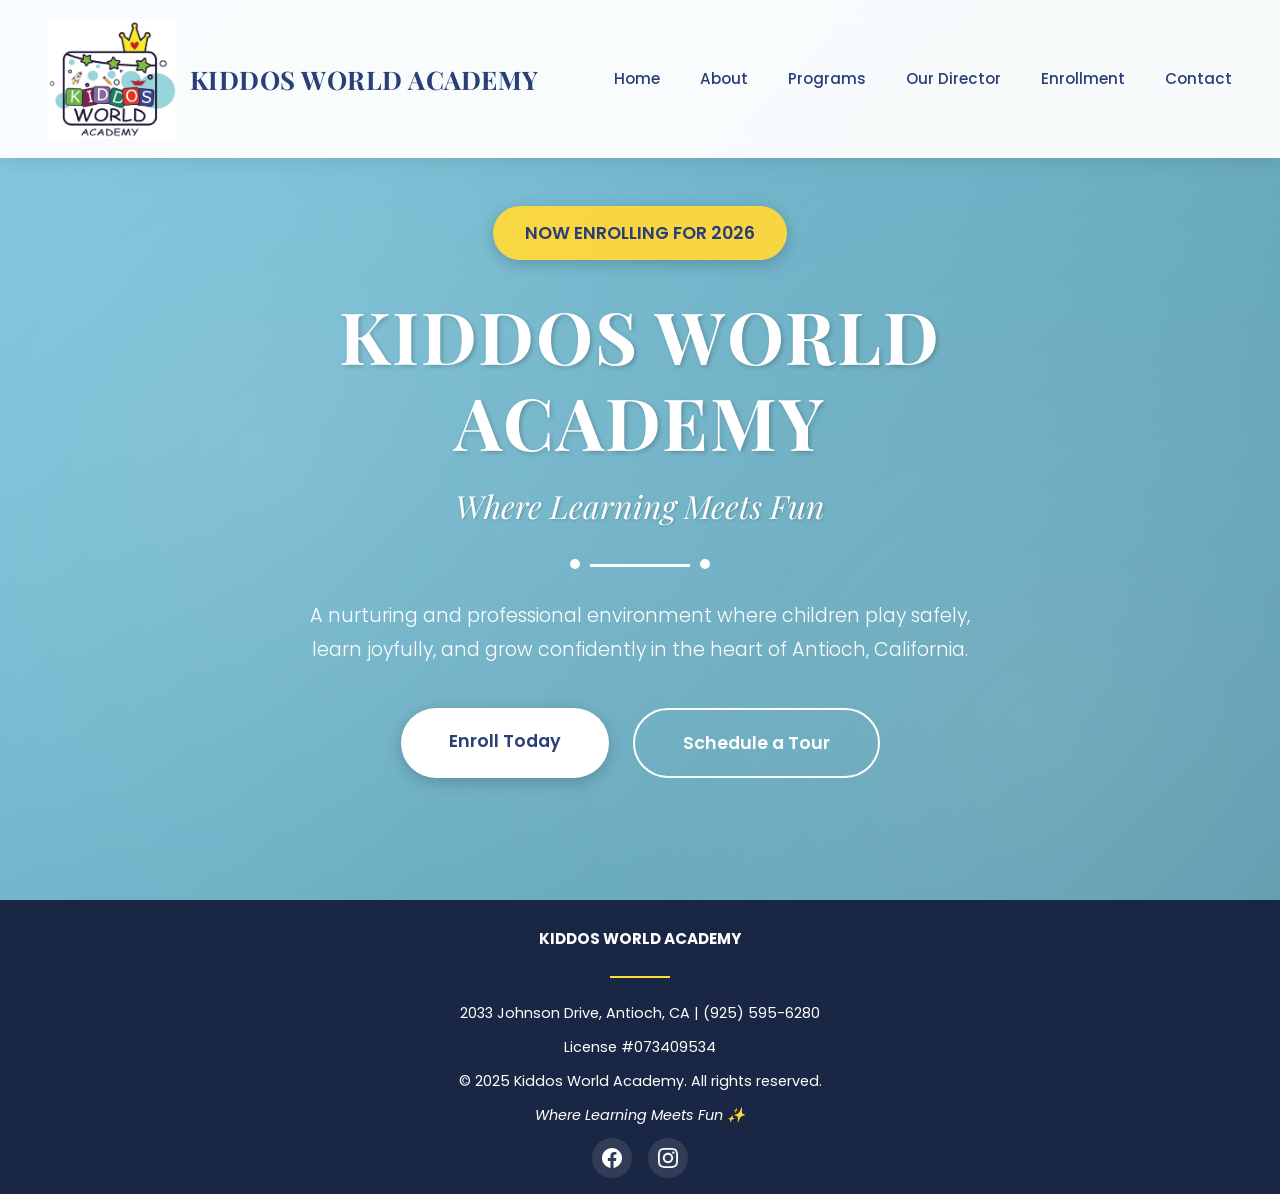
<file: index.html>
<!DOCTYPE html>
<html lang="en">
<head>
    <meta charset="UTF-8">
    <meta name="viewport" content="width=device-width, initial-scale=1.0">
    <title>Kiddos World Academy - Where Learning Meets Fun | Antioch, CA</title>
    <link href="https://fonts.googleapis.com/css2?family=Playfair+Display:wght@400;600;700&family=Poppins:wght@300;400;500;600&display=swap" rel="stylesheet">
    <link rel="stylesheet" href="styles.css">
    <script src="footer.js"></script>

</head>
<body>
    <!-- Navigation -->
    <nav id="navbar">
        <div class="container">
            <a href="index.html" class="logo">
                <img src="kiddo_logo.jpg" alt="Kiddos World Academy Logo" class="logo-img">
                <span>KIDDOS WORLD ACADEMY</span>
            </a>
            <button class="hamburger" id="hamburger" aria-label="Toggle menu">
                <span></span>
                <span></span>
                <span></span>
            </button>
            <ul id="nav-menu">
                <li><a href="index.html">Home</a></li>
                <li><a href="about.html">About</a></li>
                <li><a href="programs.html">Programs</a></li>
                <li><a href="director.html">Our Director</a></li>
                <li><a href="enrollment.html">Enrollment</a></li>
                <li><a href="contact.html">Contact</a></li>
            </ul>
        </div>
    </nav>

    <!-- Hero Section -->
    <section id="home" class="hero">
        <div class="hero-background"></div>
        <div class="hero-content">
            <a href="enrollment.html" class="enrollment-badge">NOW ENROLLING FOR 2026</a>
            <h1 class="hero-title">KIDDOS WORLD ACADEMY</h1>
            <p class="hero-subtitle">Where Learning Meets Fun</p>
            <div class="hero-divider"></div>
            <p class="hero-description">
                A nurturing and professional environment where children play safely, learn joyfully, 
                and grow confidently in the heart of Antioch, California.
            </p>
            <div class="hero-buttons">
                <a href="enrollment.html" class="btn btn-primary">Enroll Today</a>
                <a href="contact.html" class="btn btn-secondary">Schedule a Tour</a>
            </div>
        </div>
    </section>

    <!-- Footer -->
    <div id="footer-placeholder"></div>

    <script>
        // Add scrolled class to navbar on scroll
        window.addEventListener('scroll', function() {
            const navbar = document.getElementById('navbar');
            if (window.scrollY > 50) {
                navbar.classList.add('scrolled');
            } else {
                navbar.classList.remove('scrolled');
            }
        });

        // Hamburger menu toggle
        const hamburger = document.getElementById('hamburger');
        const navMenu = document.getElementById('nav-menu');

        hamburger.addEventListener('click', function() {
            hamburger.classList.toggle('active');
            navMenu.classList.toggle('active');
        });

        // Close menu when clicking on a link
        const navLinks = document.querySelectorAll('#nav-menu a');
        navLinks.forEach(link => {
            link.addEventListener('click', function() {
                hamburger.classList.remove('active');
                navMenu.classList.remove('active');
            });
        });

        // Close menu when clicking outside
        document.addEventListener('click', function(event) {
            const isClickInsideNav = event.target.closest('nav');
            if (!isClickInsideNav && navMenu.classList.contains('active')) {
                hamburger.classList.remove('active');
                navMenu.classList.remove('active');
            }
        });

        // Load footer
        // Footer is loaded via footer.js script
    </script>
</body>
</html>
</file>
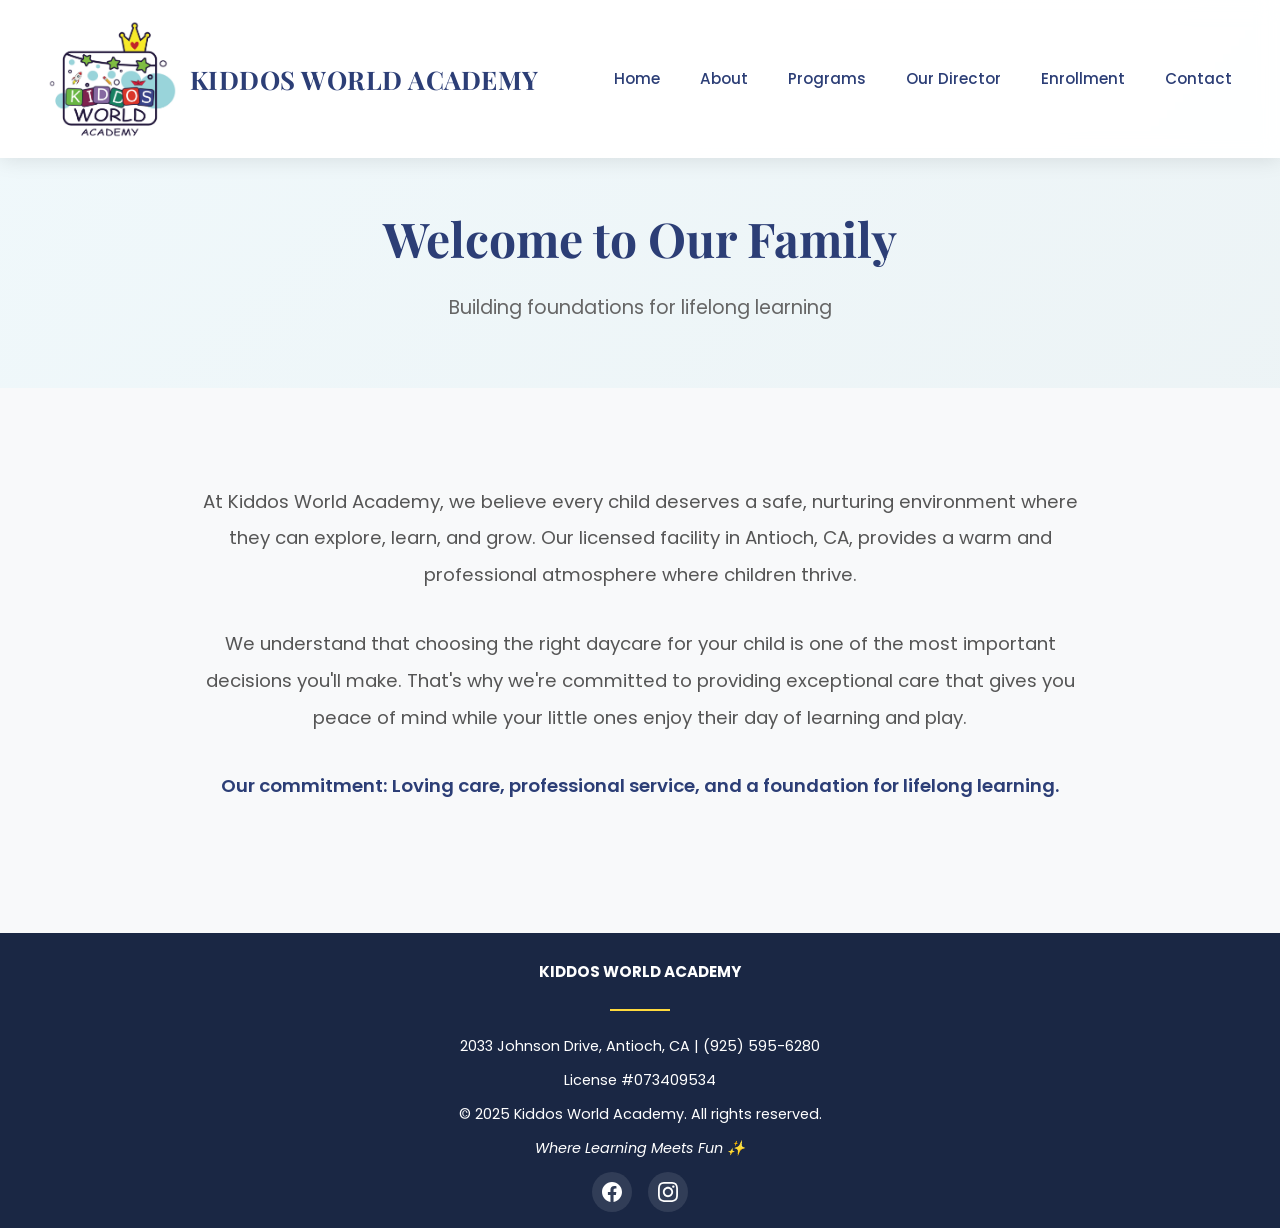
<file: about.html>
<!DOCTYPE html>
<html lang="en">
<head>
    <meta charset="UTF-8">
    <meta name="viewport" content="width=device-width, initial-scale=1.0">
    <title>About Us - Kiddos World Academy | Antioch, CA</title>
    <link href="https://fonts.googleapis.com/css2?family=Playfair+Display:wght@400;600;700&family=Poppins:wght@300;400;500;600&display=swap" rel="stylesheet">
    <link rel="stylesheet" href="styles.css">
    <script src="footer.js"></script>
</head>
<body>
    <!-- Navigation -->
    <nav id="navbar">
        <div class="container">
            <a href="index.html" class="logo">
                <img src="kiddo_logo.jpg" alt="Kiddos World Academy Logo" class="logo-img">
                <span>KIDDOS WORLD ACADEMY</span>
            </a>
            <button class="hamburger" id="hamburger" aria-label="Toggle menu">
                <span></span>
                <span></span>
                <span></span>
            </button>
            <ul id="nav-menu">
                <li><a href="index.html">Home</a></li>
                <li><a href="about.html">About</a></li>
                <li><a href="programs.html">Programs</a></li>
                <li><a href="director.html">Our Director</a></li>
                <li><a href="enrollment.html">Enrollment</a></li>
                <li><a href="contact.html">Contact</a></li>
            </ul>
        </div>
    </nav>

    <!-- Page Header -->
    <div class="page-header">
        <div class="container">
            <h1 style="font-family: 'Playfair Display', serif; text-align: center; font-size: 3rem; color: #2C3E76; margin-bottom: 1rem;">Welcome to Our Family</h1>
            <p class="section-subtitle" style="text-align: center; font-size: 1.2rem; color: #666; max-width: 700px; margin: 0 auto;">Building foundations for lifelong learning</p>
        </div>
    </div>

    <!-- Welcome Section -->
    <section class="welcome">
        <div class="container">
            <div class="welcome-content">
                <p>At Kiddos World Academy, we believe every child deserves a safe, nurturing environment where they can explore, learn, and grow. Our licensed facility in Antioch, CA, provides a warm and professional atmosphere where children thrive.</p>
                <p>We understand that choosing the right daycare for your child is one of the most important decisions you'll make. That's why we're committed to providing exceptional care that gives you peace of mind while your little ones enjoy their day of learning and play.</p>
                <p><strong>Our commitment: Loving care, professional service, and a foundation for lifelong learning.</strong></p>
            </div>
        </div>
    </section>

    <!-- Footer -->
    <div id="footer-placeholder"></div>

    <script>
        // Add scrolled class to navbar on scroll
        window.addEventListener('scroll', function() {
            const navbar = document.getElementById('navbar');
            if (window.scrollY > 50) {
                navbar.classList.add('scrolled');
            } else {
                navbar.classList.remove('scrolled');
            }
        });

        // Hamburger menu toggle
        const hamburger = document.getElementById('hamburger');
        const navMenu = document.getElementById('nav-menu');

        hamburger.addEventListener('click', function() {
            hamburger.classList.toggle('active');
            navMenu.classList.toggle('active');
        });

        // Close menu when clicking on a link
        const navLinks = document.querySelectorAll('#nav-menu a');
        navLinks.forEach(link => {
            link.addEventListener('click', function() {
                hamburger.classList.remove('active');
                navMenu.classList.remove('active');
            });
        });

        // Close menu when clicking outside
        document.addEventListener('click', function(event) {
            const isClickInsideNav = event.target.closest('nav');
            if (!isClickInsideNav && navMenu.classList.contains('active')) {
                hamburger.classList.remove('active');
                navMenu.classList.remove('active');
            }
        });

        // Load footer
        // Footer is loaded via footer.js script
    </script>
</body>
</html>
</file>
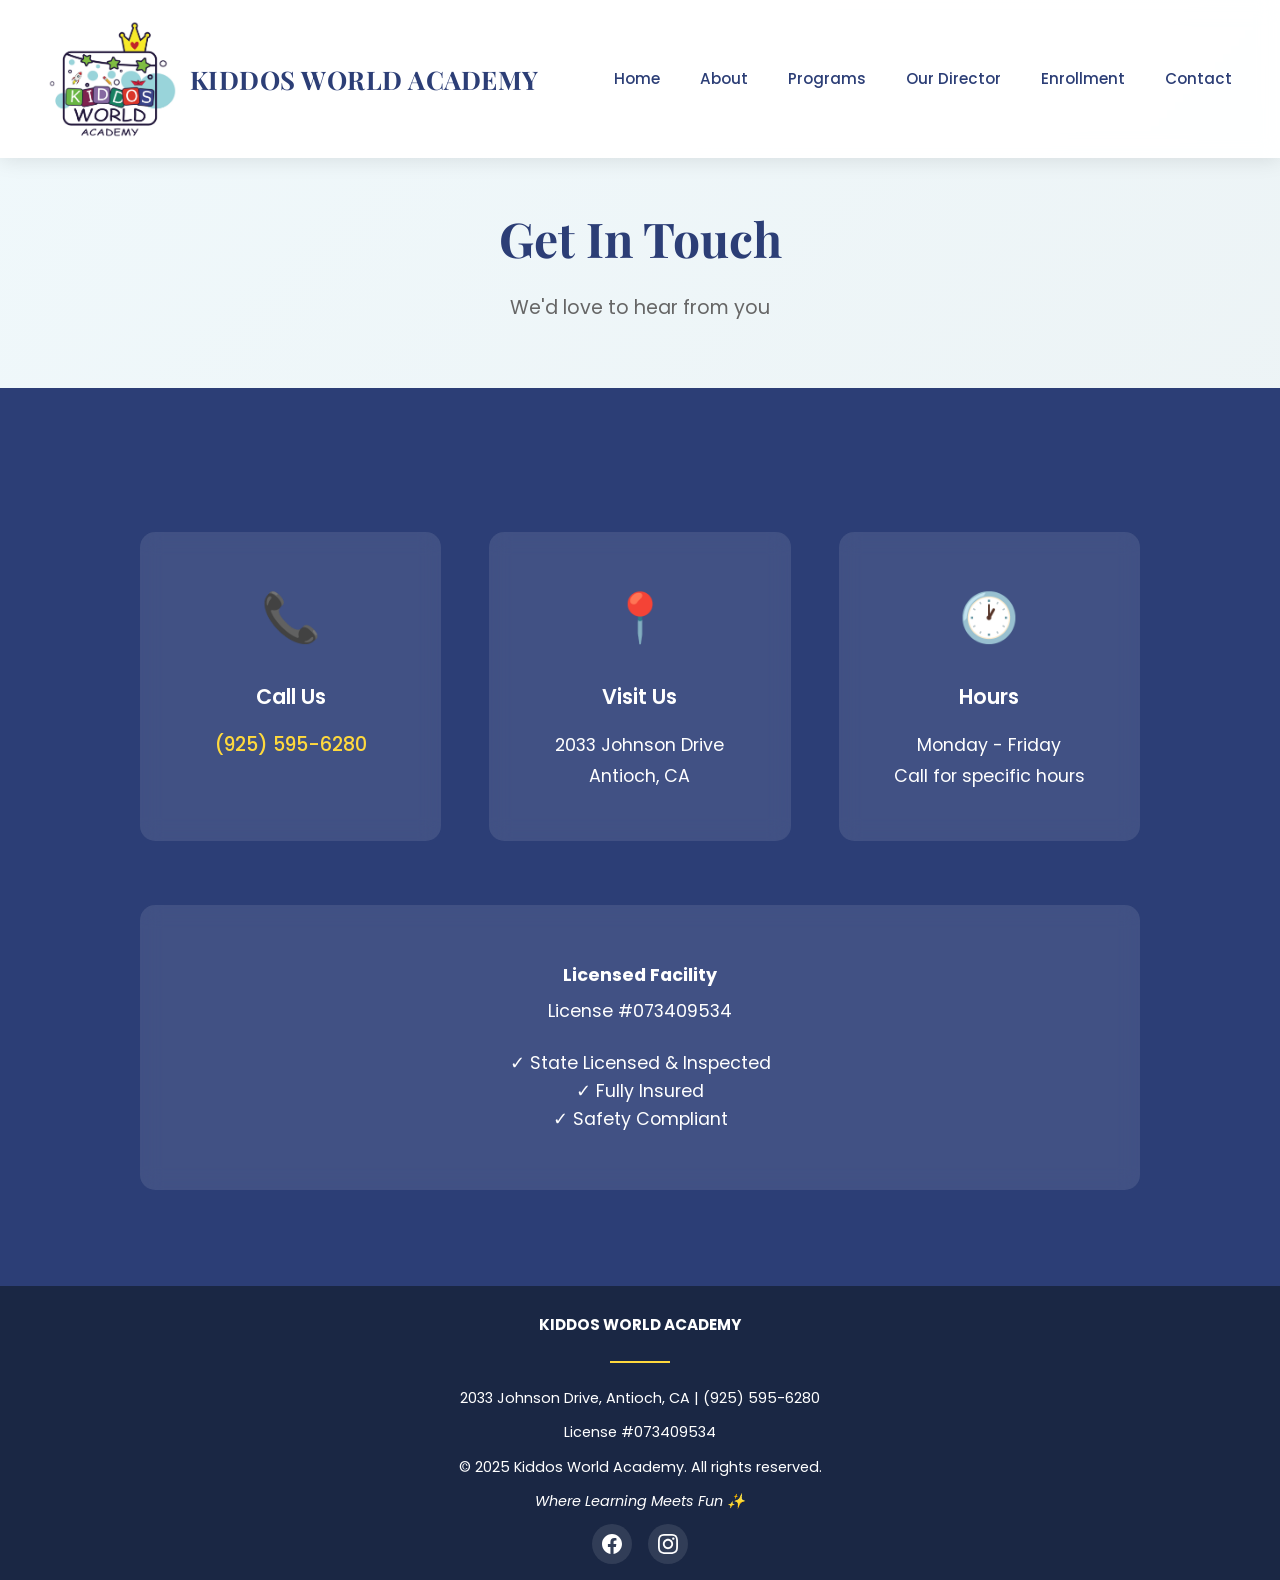
<file: contact.html>
<!DOCTYPE html>
<html lang="en">
<head>
    <meta charset="UTF-8">
    <meta name="viewport" content="width=device-width, initial-scale=1.0">
    <title>Contact Us - Kiddos World Academy | Antioch, CA</title>
    <link href="https://fonts.googleapis.com/css2?family=Playfair+Display:wght@400;600;700&family=Poppins:wght@300;400;500;600&display=swap" rel="stylesheet">
    <link rel="stylesheet" href="styles.css">
    <script src="footer.js"></script>
</head>
<body>
    <!-- Navigation -->
    <nav id="navbar">
        <div class="container">
            <a href="index.html" class="logo">
                <img src="kiddo_logo.jpg" alt="Kiddos World Academy Logo" class="logo-img">
                <span>KIDDOS WORLD ACADEMY</span>
            </a>
            <button class="hamburger" id="hamburger" aria-label="Toggle menu">
                <span></span>
                <span></span>
                <span></span>
            </button>
            <ul id="nav-menu">
                <li><a href="index.html">Home</a></li>
                <li><a href="about.html">About</a></li>
                <li><a href="programs.html">Programs</a></li>
                <li><a href="director.html">Our Director</a></li>
                <li><a href="enrollment.html">Enrollment</a></li>
                <li><a href="contact.html">Contact</a></li>
            </ul>
        </div>
    </nav>

    <!-- Page Header -->
    <div class="page-header">
        <div class="container">
            <h1 style="font-family: 'Playfair Display', serif; text-align: center; font-size: 3rem; color: #2C3E76; margin-bottom: 1rem;">Get In Touch</h1>
            <p class="section-subtitle" style="text-align: center; font-size: 1.2rem; color: #666; max-width: 700px; margin: 0 auto;">We'd love to hear from you</p>
        </div>
    </div>

    <!-- Contact Section -->
    <section class="contact">
        <div class="container">
            <div class="contact-info">
                <div class="contact-details">
                    <div class="contact-item">
                        <span class="contact-icon">📞</span>
                        <h3>Call Us</h3>
                        <a href="tel:9255956280">(925) 595-6280</a>
                    </div>

                    <div class="contact-item">
                        <span class="contact-icon">📍</span>
                        <h3>Visit Us</h3>
                        <p>2033 Johnson Drive<br>Antioch, CA</p>
                    </div>

                    <div class="contact-item">
                        <span class="contact-icon">🕐</span>
                        <h3>Hours</h3>
                        <p>Monday - Friday<br>Call for specific hours</p>
                    </div>
                </div>

                <div class="license-info">
                    <p><strong>Licensed Facility</strong></p>
                    <p>License #073409534</p>
                    <p style="margin-top: 1.5rem;">✓ State Licensed & Inspected<br>✓ Fully Insured<br>✓ Safety Compliant</p>
                </div>
            </div>
        </div>
    </section>

    <!-- Footer -->
    <div id="footer-placeholder"></div>

    <script>
        // Add scrolled class to navbar on scroll
        window.addEventListener('scroll', function() {
            const navbar = document.getElementById('navbar');
            if (window.scrollY > 50) {
                navbar.classList.add('scrolled');
            } else {
                navbar.classList.remove('scrolled');
            }
        });

        // Hamburger menu toggle
        const hamburger = document.getElementById('hamburger');
        const navMenu = document.getElementById('nav-menu');

        hamburger.addEventListener('click', function() {
            hamburger.classList.toggle('active');
            navMenu.classList.toggle('active');
        });

        // Close menu when clicking on a link
        const navLinks = document.querySelectorAll('#nav-menu a');
        navLinks.forEach(link => {
            link.addEventListener('click', function() {
                hamburger.classList.remove('active');
                navMenu.classList.remove('active');
            });
        });

        // Close menu when clicking outside
        document.addEventListener('click', function(event) {
            const isClickInsideNav = event.target.closest('nav');
            if (!isClickInsideNav && navMenu.classList.contains('active')) {
                hamburger.classList.remove('active');
                navMenu.classList.remove('active');
            }
        });

        // Load footer
        // Footer is loaded via footer.js script
    </script>
</body>
</html>
</file>
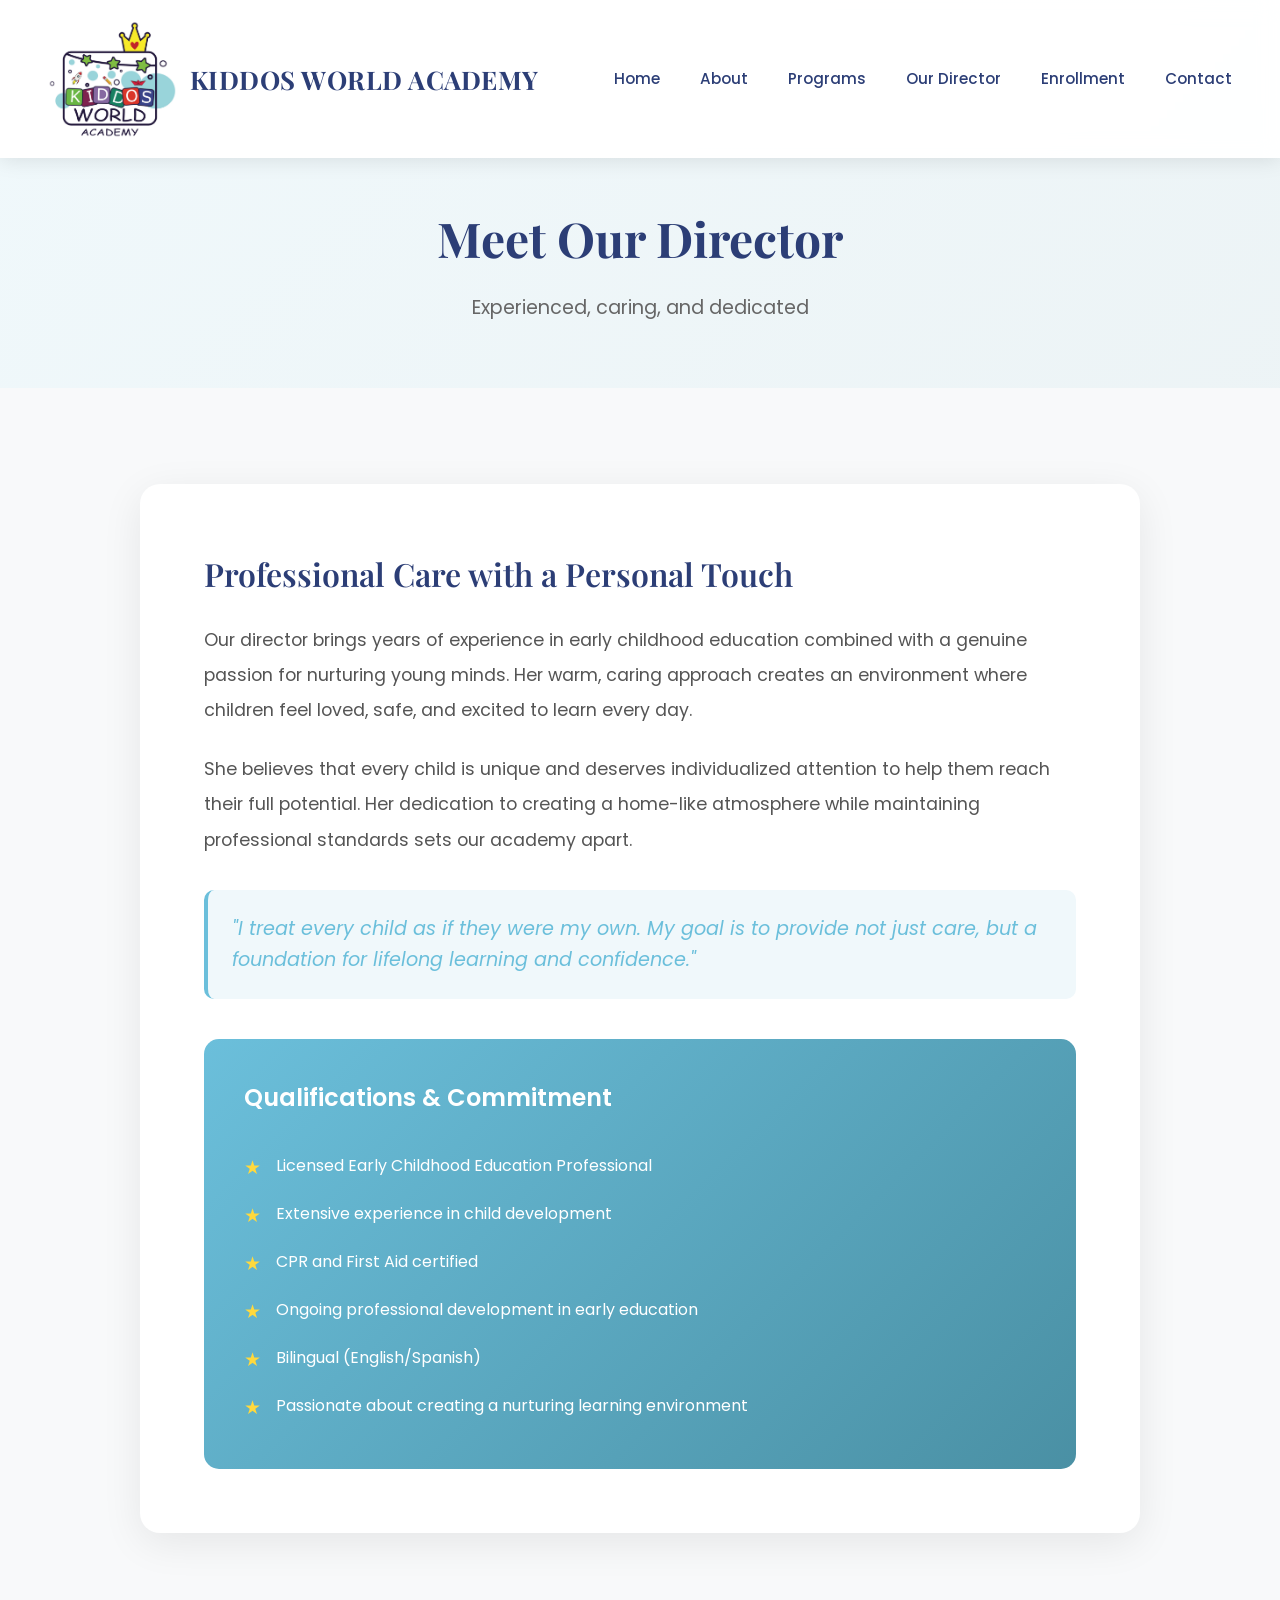
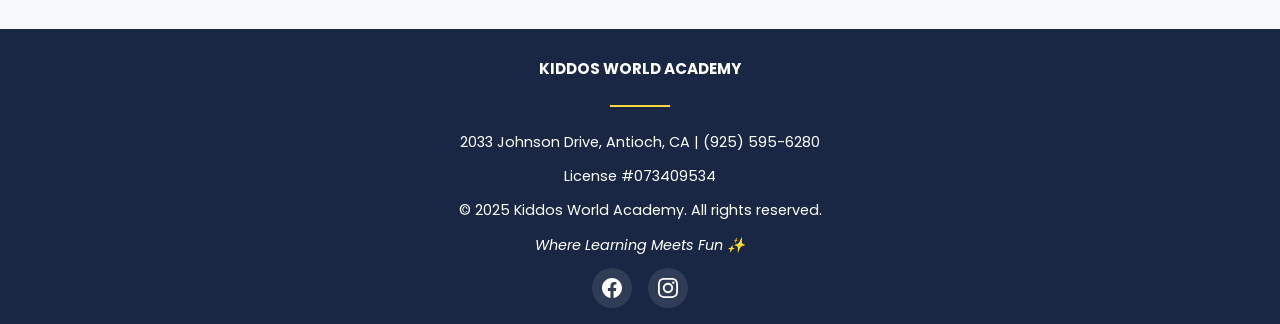
<file: director.html>
<!DOCTYPE html>
<html lang="en">
<head>
    <meta charset="UTF-8">
    <meta name="viewport" content="width=device-width, initial-scale=1.0">
    <title>Our Director - Kiddos World Academy | Antioch, CA</title>
    <link href="https://fonts.googleapis.com/css2?family=Playfair+Display:wght@400;600;700&family=Poppins:wght@300;400;500;600&display=swap" rel="stylesheet">
    <link rel="stylesheet" href="styles.css">
    <script src="footer.js"></script>
</head>
<body>
    <!-- Navigation -->
    <nav id="navbar">
        <div class="container">
            <a href="index.html" class="logo">
                <img src="kiddo_logo.jpg" alt="Kiddos World Academy Logo" class="logo-img">
                <span>KIDDOS WORLD ACADEMY</span>
            </a>
            <button class="hamburger" id="hamburger" aria-label="Toggle menu">
                <span></span>
                <span></span>
                <span></span>
            </button>
            <ul id="nav-menu">
                <li><a href="index.html">Home</a></li>
                <li><a href="about.html">About</a></li>
                <li><a href="programs.html">Programs</a></li>
                <li><a href="director.html">Our Director</a></li>
                <li><a href="enrollment.html">Enrollment</a></li>
                <li><a href="contact.html">Contact</a></li>
            </ul>
        </div>
    </nav>

    <!-- Page Header -->
    <div class="page-header">
        <div class="container">
            <h1 style="font-family: 'Playfair Display', serif; text-align: center; font-size: 3rem; color: #2C3E76; margin-bottom: 1rem;">Meet Our Director</h1>
            <p class="section-subtitle" style="text-align: center; font-size: 1.2rem; color: #666; max-width: 700px; margin: 0 auto;">Experienced, caring, and dedicated</p>
        </div>
    </div>

    <!-- Director Section -->
    <section class="director">
        <div class="container">
            <div class="director-content">
                <h3>Professional Care with a Personal Touch</h3>
                <p>Our director brings years of experience in early childhood education combined with a genuine passion for nurturing young minds. Her warm, caring approach creates an environment where children feel loved, safe, and excited to learn every day.</p>
                <p>She believes that every child is unique and deserves individualized attention to help them reach their full potential. Her dedication to creating a home-like atmosphere while maintaining professional standards sets our academy apart.</p>
                <em>"I treat every child as if they were my own. My goal is to provide not just care, but a foundation for lifelong learning and confidence."</em>
                
                <div class="credentials">
                    <h4>Qualifications & Commitment</h4>
                    <ul>
                        <li>Licensed Early Childhood Education Professional</li>
                        <li>Extensive experience in child development</li>
                        <li>CPR and First Aid certified</li>
                        <li>Ongoing professional development in early education</li>
                        <li>Bilingual (English/Spanish)</li>
                        <li>Passionate about creating a nurturing learning environment</li>
                    </ul>
                </div>
            </div>
        </div>
    </section>

    <!-- Footer -->
    <div id="footer-placeholder"></div>

    <script>
        // Add scrolled class to navbar on scroll
        window.addEventListener('scroll', function() {
            const navbar = document.getElementById('navbar');
            if (window.scrollY > 50) {
                navbar.classList.add('scrolled');
            } else {
                navbar.classList.remove('scrolled');
            }
        });

        // Hamburger menu toggle
        const hamburger = document.getElementById('hamburger');
        const navMenu = document.getElementById('nav-menu');

        hamburger.addEventListener('click', function() {
            hamburger.classList.toggle('active');
            navMenu.classList.toggle('active');
        });

        // Close menu when clicking on a link
        const navLinks = document.querySelectorAll('#nav-menu a');
        navLinks.forEach(link => {
            link.addEventListener('click', function() {
                hamburger.classList.remove('active');
                navMenu.classList.remove('active');
            });
        });

        // Close menu when clicking outside
        document.addEventListener('click', function(event) {
            const isClickInsideNav = event.target.closest('nav');
            if (!isClickInsideNav && navMenu.classList.contains('active')) {
                hamburger.classList.remove('active');
                navMenu.classList.remove('active');
            }
        });

        // Load footer
        // Footer is loaded via footer.js script
    </script>
</body>
</html>
</file>
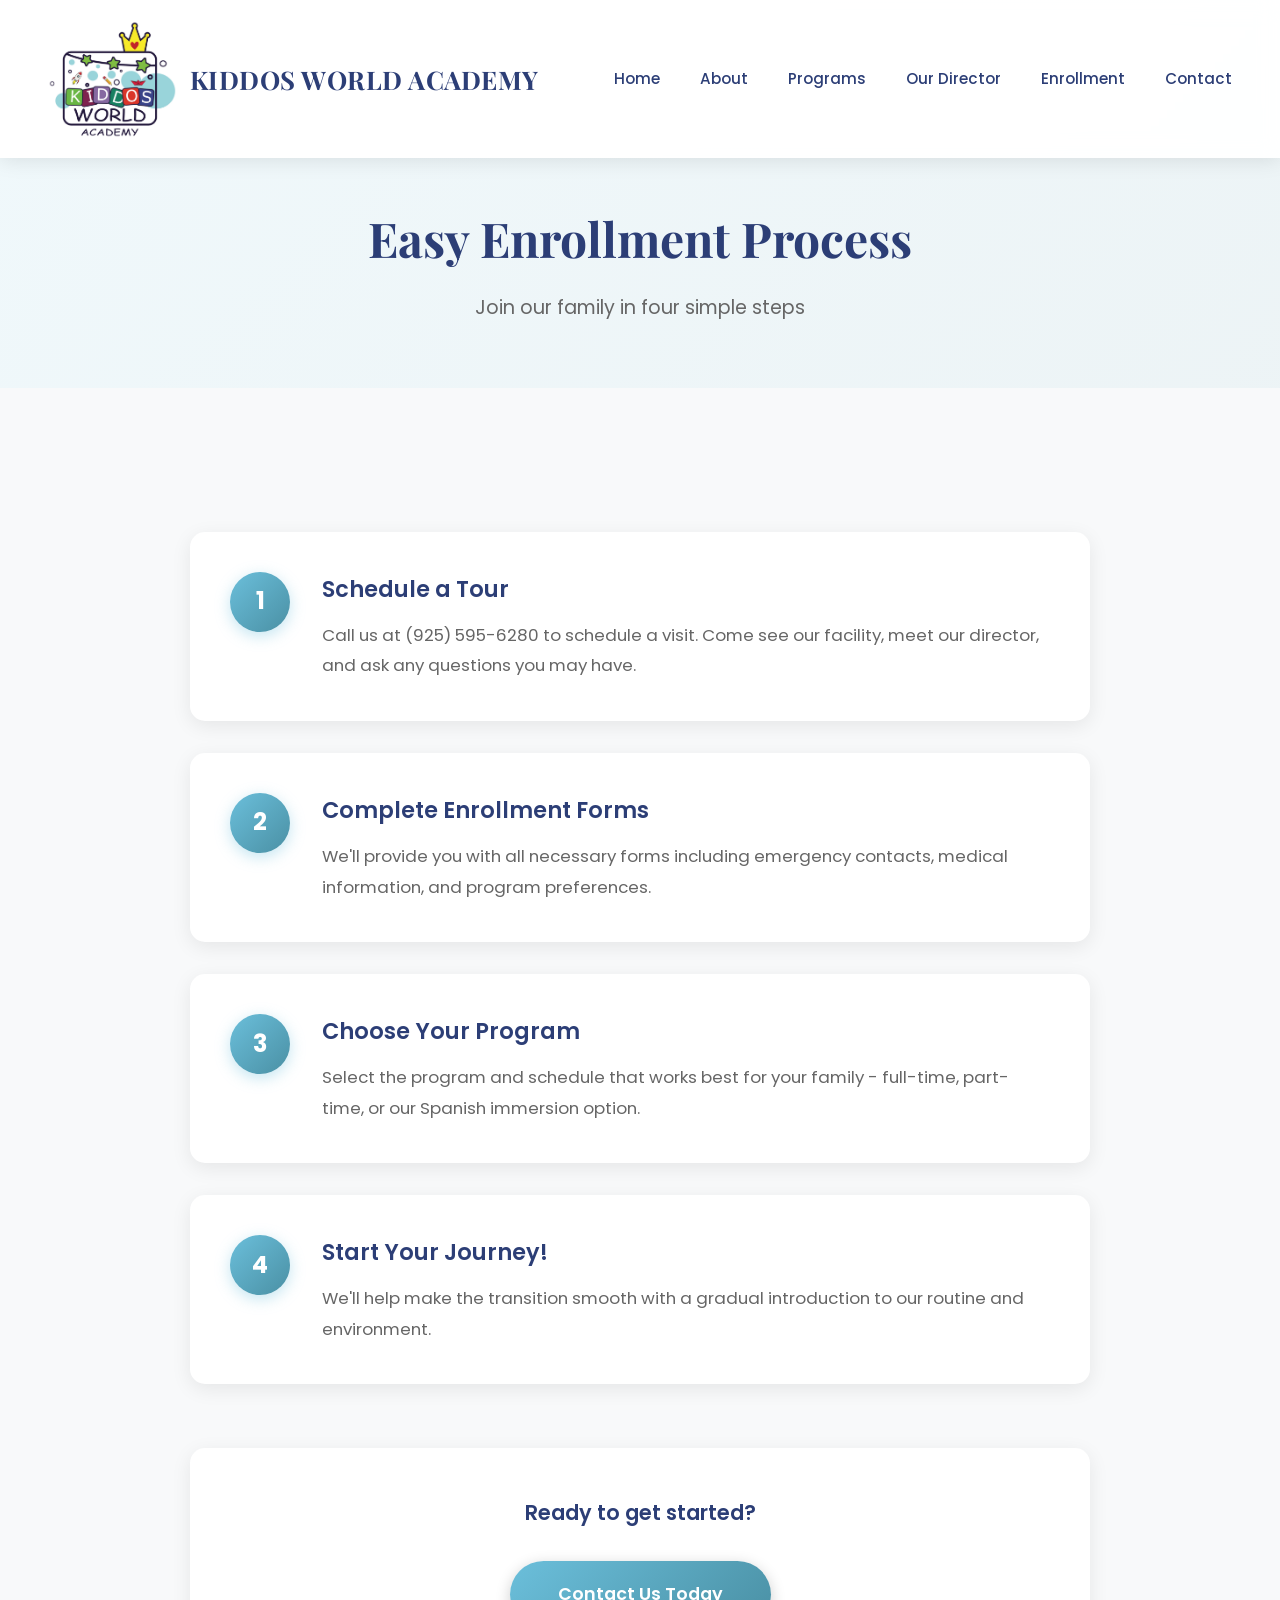
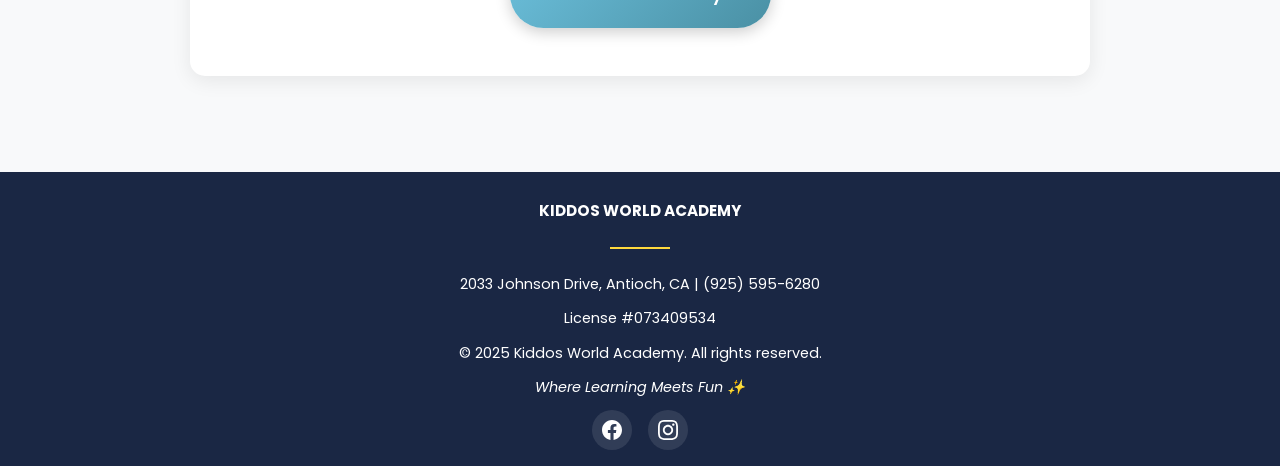
<file: enrollment.html>
<!DOCTYPE html>
<html lang="en">
<head>
    <meta charset="UTF-8">
    <meta name="viewport" content="width=device-width, initial-scale=1.0">
    <title>Enrollment - Kiddos World Academy | Antioch, CA</title>
    <link href="https://fonts.googleapis.com/css2?family=Playfair+Display:wght@400;600;700&family=Poppins:wght@300;400;500;600&display=swap" rel="stylesheet">
    <link rel="stylesheet" href="styles.css">
    <script src="footer.js"></script>
</head>
<body>
    <!-- Navigation -->
    <nav id="navbar">
        <div class="container">
            <a href="index.html" class="logo">
                <img src="kiddo_logo.jpg" alt="Kiddos World Academy Logo" class="logo-img">
                <span>KIDDOS WORLD ACADEMY</span>
            </a>
            <button class="hamburger" id="hamburger" aria-label="Toggle menu">
                <span></span>
                <span></span>
                <span></span>
            </button>
            <ul id="nav-menu">
                <li><a href="index.html">Home</a></li>
                <li><a href="about.html">About</a></li>
                <li><a href="programs.html">Programs</a></li>
                <li><a href="director.html">Our Director</a></li>
                <li><a href="enrollment.html">Enrollment</a></li>
                <li><a href="contact.html">Contact</a></li>
            </ul>
        </div>
    </nav>

    <!-- Page Header -->
    <div class="page-header">
        <div class="container">
            <h1 style="font-family: 'Playfair Display', serif; text-align: center; font-size: 3rem; color: #2C3E76; margin-bottom: 1rem;">Easy Enrollment Process</h1>
            <p class="section-subtitle" style="text-align: center; font-size: 1.2rem; color: #666; max-width: 700px; margin: 0 auto;">Join our family in four simple steps</p>
        </div>
    </div>

    <!-- Enrollment Section -->
    <section class="enrollment">
        <div class="container">
            <div class="enrollment-content">
                <div class="enrollment-steps">
                    <div class="step">
                        <div class="step-number">1</div>
                        <div class="step-content">
                            <h3>Schedule a Tour</h3>
                            <p>Call us at (925) 595-6280 to schedule a visit. Come see our facility, meet our director, and ask any questions you may have.</p>
                        </div>
                    </div>

                    <div class="step">
                        <div class="step-number">2</div>
                        <div class="step-content">
                            <h3>Complete Enrollment Forms</h3>
                            <p>We'll provide you with all necessary forms including emergency contacts, medical information, and program preferences.</p>
                        </div>
                    </div>

                    <div class="step">
                        <div class="step-number">3</div>
                        <div class="step-content">
                            <h3>Choose Your Program</h3>
                            <p>Select the program and schedule that works best for your family - full-time, part-time, or our Spanish immersion option.</p>
                        </div>
                    </div>

                    <div class="step">
                        <div class="step-number">4</div>
                        <div class="step-content">
                            <h3>Start Your Journey!</h3>
                            <p>We'll help make the transition smooth with a gradual introduction to our routine and environment.</p>
                        </div>
                    </div>
                </div>

                <div class="enrollment-cta">
                    <p>Ready to get started?</p>
                    <a href="contact.html" class="btn btn-primary">Contact Us Today</a>
                </div>
            </div>
        </div>
    </section>

    <!-- Footer -->
    <div id="footer-placeholder"></div>

    <script>
        // Add scrolled class to navbar on scroll
        window.addEventListener('scroll', function() {
            const navbar = document.getElementById('navbar');
            if (window.scrollY > 50) {
                navbar.classList.add('scrolled');
            } else {
                navbar.classList.remove('scrolled');
            }
        });

        // Hamburger menu toggle
        const hamburger = document.getElementById('hamburger');
        const navMenu = document.getElementById('nav-menu');

        hamburger.addEventListener('click', function() {
            hamburger.classList.toggle('active');
            navMenu.classList.toggle('active');
        });

        // Close menu when clicking on a link
        const navLinks = document.querySelectorAll('#nav-menu a');
        navLinks.forEach(link => {
            link.addEventListener('click', function() {
                hamburger.classList.remove('active');
                navMenu.classList.remove('active');
            });
        });

        // Close menu when clicking outside
        document.addEventListener('click', function(event) {
            const isClickInsideNav = event.target.closest('nav');
            if (!isClickInsideNav && navMenu.classList.contains('active')) {
                hamburger.classList.remove('active');
                navMenu.classList.remove('active');
            }
        });

        // Load footer
        // Footer is loaded via footer.js script
    </script>
</body>
</html>
</file>
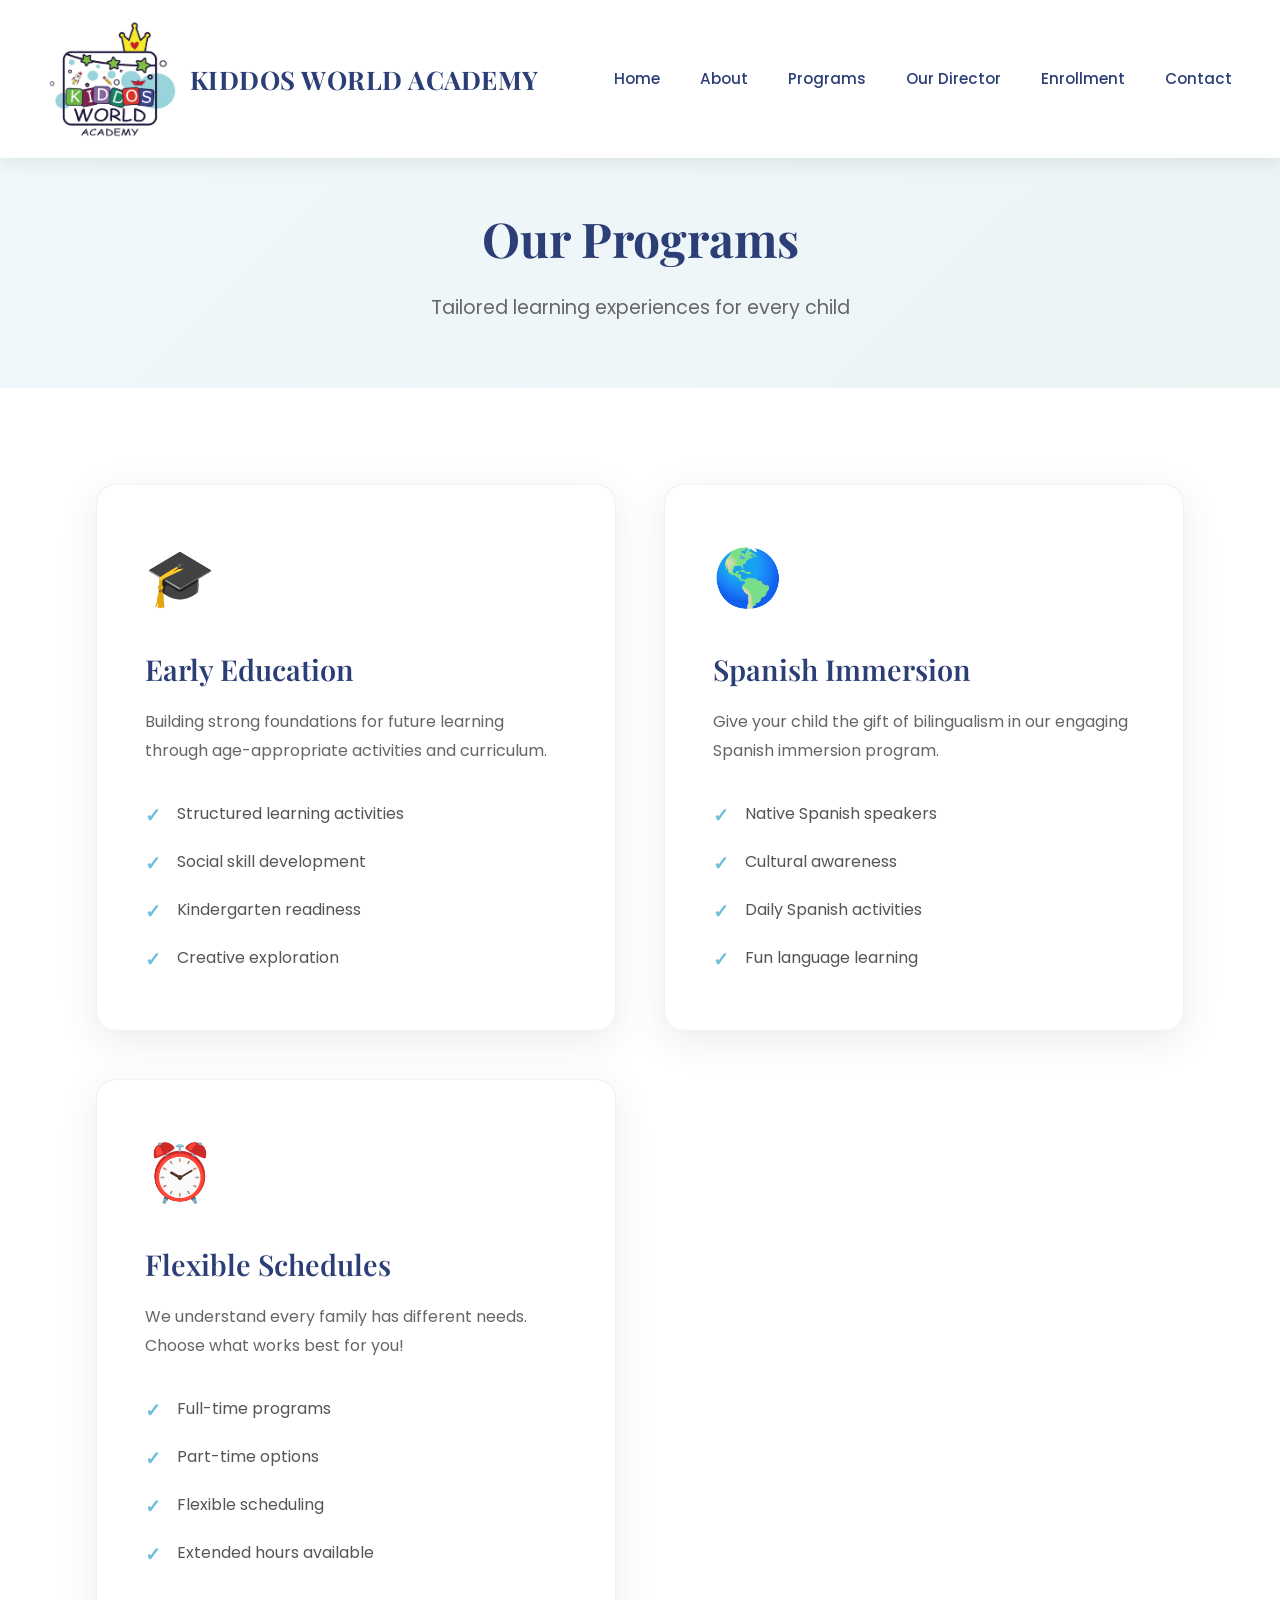
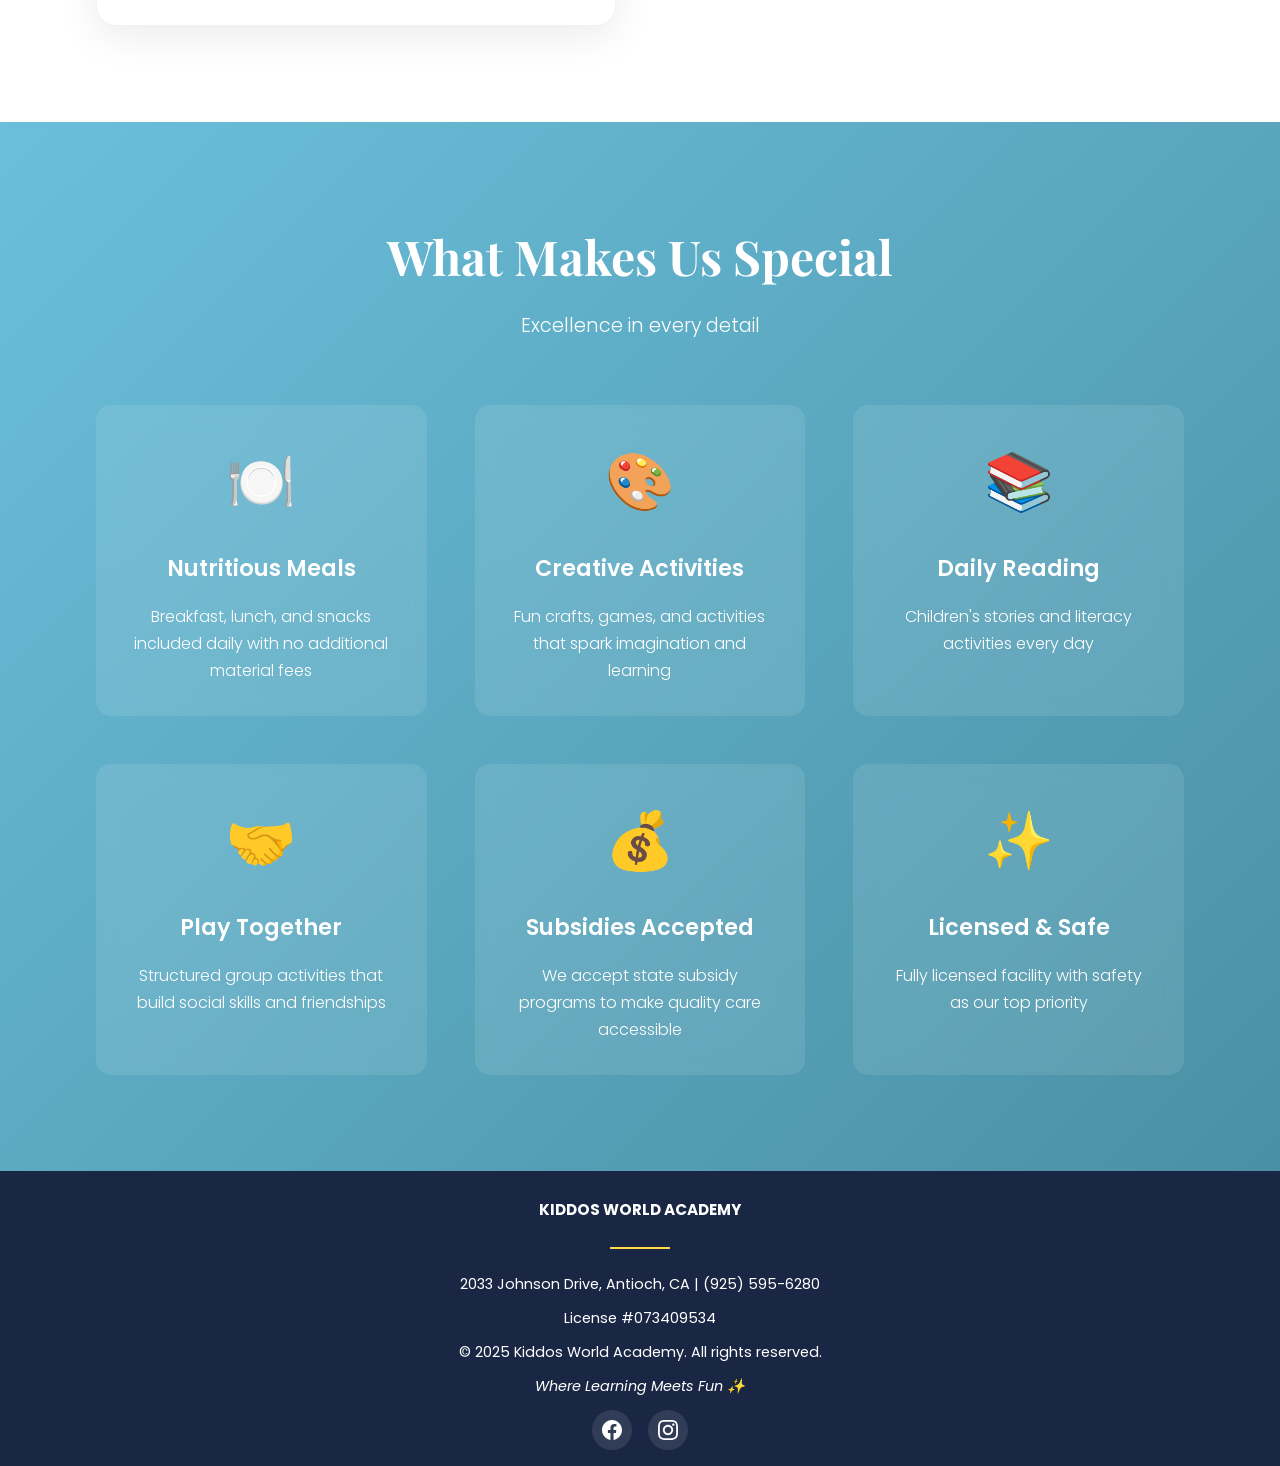
<file: programs.html>
<!DOCTYPE html>
<html lang="en">
<head>
    <meta charset="UTF-8">
    <meta name="viewport" content="width=device-width, initial-scale=1.0">
    <title>Our Programs - Kiddos World Academy | Antioch, CA</title>
    <link href="https://fonts.googleapis.com/css2?family=Playfair+Display:wght@400;600;700&family=Poppins:wght@300;400;500;600&display=swap" rel="stylesheet">
    <link rel="stylesheet" href="styles.css">
    <script src="footer.js"></script>
</head>
<body>
    <!-- Navigation -->
    <nav id="navbar">
        <div class="container">
            <a href="index.html" class="logo">
                <img src="kiddo_logo.jpg" alt="Kiddos World Academy Logo" class="logo-img">
                <span>KIDDOS WORLD ACADEMY</span>
            </a>
            <button class="hamburger" id="hamburger" aria-label="Toggle menu">
                <span></span>
                <span></span>
                <span></span>
            </button>
            <ul id="nav-menu">
                <li><a href="index.html">Home</a></li>
                <li><a href="about.html">About</a></li>
                <li><a href="programs.html">Programs</a></li>
                <li><a href="director.html">Our Director</a></li>
                <li><a href="enrollment.html">Enrollment</a></li>
                <li><a href="contact.html">Contact</a></li>
            </ul>
        </div>
    </nav>

    <!-- Page Header -->
    <div class="page-header">
        <div class="container">
            <h1 style="font-family: 'Playfair Display', serif; text-align: center; font-size: 3rem; color: #2C3E76; margin-bottom: 1rem;">Our Programs</h1>
            <p class="section-subtitle" style="text-align: center; font-size: 1.2rem; color: #666; max-width: 700px; margin: 0 auto;">Tailored learning experiences for every child</p>
        </div>
    </div>

    <!-- Programs Section -->
    <section>
        <div class="container">
            <div class="programs-grid">
                <div class="program-card">
                    <span class="program-icon">🎓</span>
                    <h3>Early Education</h3>
                    <p>Building strong foundations for future learning through age-appropriate activities and curriculum.</p>
                    <ul>
                        <li>Structured learning activities</li>
                        <li>Social skill development</li>
                        <li>Kindergarten readiness</li>
                        <li>Creative exploration</li>
                    </ul>
                </div>

                <div class="program-card">
                    <span class="program-icon">🌎</span>
                    <h3>Spanish Immersion</h3>
                    <p>Give your child the gift of bilingualism in our engaging Spanish immersion program.</p>
                    <ul>
                        <li>Native Spanish speakers</li>
                        <li>Cultural awareness</li>
                        <li>Daily Spanish activities</li>
                        <li>Fun language learning</li>
                    </ul>
                </div>

                <div class="program-card">
                    <span class="program-icon">⏰</span>
                    <h3>Flexible Schedules</h3>
                    <p>We understand every family has different needs. Choose what works best for you!</p>
                    <ul>
                        <li>Full-time programs</li>
                        <li>Part-time options</li>
                        <li>Flexible scheduling</li>
                        <li>Extended hours available</li>
                    </ul>
                </div>
            </div>
        </div>
    </section>

    <!-- Features Section -->
    <section class="features">
        <div class="container">
            <h2>What Makes Us Special</h2>
            <p class="section-subtitle">Excellence in every detail</p>
            <div class="features-grid">
                <div class="feature-item">
                    <span class="feature-icon">🍽️</span>
                    <h3>Nutritious Meals</h3>
                    <p>Breakfast, lunch, and snacks included daily with no additional material fees</p>
                </div>

                <div class="feature-item">
                    <span class="feature-icon">🎨</span>
                    <h3>Creative Activities</h3>
                    <p>Fun crafts, games, and activities that spark imagination and learning</p>
                </div>

                <div class="feature-item">
                    <span class="feature-icon">📚</span>
                    <h3>Daily Reading</h3>
                    <p>Children's stories and literacy activities every day</p>
                </div>

                <div class="feature-item">
                    <span class="feature-icon">🤝</span>
                    <h3>Play Together</h3>
                    <p>Structured group activities that build social skills and friendships</p>
                </div>

                <div class="feature-item">
                    <span class="feature-icon">💰</span>
                    <h3>Subsidies Accepted</h3>
                    <p>We accept state subsidy programs to make quality care accessible</p>
                </div>

                <div class="feature-item">
                    <span class="feature-icon">✨</span>
                    <h3>Licensed & Safe</h3>
                    <p>Fully licensed facility with safety as our top priority</p>
                </div>
            </div>
        </div>
    </section>

    <!-- Footer -->
    <div id="footer-placeholder"></div>

    <script>
        // Add scrolled class to navbar on scroll
        window.addEventListener('scroll', function() {
            const navbar = document.getElementById('navbar');
            if (window.scrollY > 50) {
                navbar.classList.add('scrolled');
            } else {
                navbar.classList.remove('scrolled');
            }
        });

        // Hamburger menu toggle
        const hamburger = document.getElementById('hamburger');
        const navMenu = document.getElementById('nav-menu');

        hamburger.addEventListener('click', function() {
            hamburger.classList.toggle('active');
            navMenu.classList.toggle('active');
        });

        // Close menu when clicking on a link
        const navLinks = document.querySelectorAll('#nav-menu a');
        navLinks.forEach(link => {
            link.addEventListener('click', function() {
                hamburger.classList.remove('active');
                navMenu.classList.remove('active');
            });
        });

        // Close menu when clicking outside
        document.addEventListener('click', function(event) {
            const isClickInsideNav = event.target.closest('nav');
            if (!isClickInsideNav && navMenu.classList.contains('active')) {
                hamburger.classList.remove('active');
                navMenu.classList.remove('active');
            }
        });

        // Load footer
        // Footer is loaded via footer.js script
    </script>
</body>
</html>
</file>
<file: styles.css>
* {
    margin: 0;
    padding: 0;
    box-sizing: border-box;
}

body {
    font-family: 'Poppins', sans-serif;
    line-height: 1.6;
    color: #333;
    overflow-x: hidden;
}

/* Navigation */
nav {
    position: fixed;
    top: 0;
    width: 100%;
    background: rgba(255, 255, 255, 0.95);
    backdrop-filter: blur(10px);
    padding: 1.2rem 0;
    z-index: 1000;
    box-shadow: 0 2px 20px rgba(0,0,0,0.1);
    transition: all 0.3s ease;
}

nav.scrolled {
    padding: 0.8rem 0;
    background: rgba(255, 255, 255, 0.98);
}

nav .container {
    max-width: 1400px;
    margin: 0 auto;
    padding: 0 3rem;
    display: flex;
    justify-content: space-between;
    align-items: center;
    flex-wrap: wrap;
    position: relative;
}

nav .logo {
    font-family: 'Playfair Display', serif;
    font-size: 1.6rem;
    font-weight: 700;
    color: #2C3E76;
    letter-spacing: 0.5px;
    display: flex;
    align-items: center;
    gap: 0.8rem;
    text-decoration: none;
    cursor: pointer;
    transition: opacity 0.3s ease;
}

nav .logo:hover {
    opacity: 0.8;
}

nav .logo-img {
    height: 120px;
    width: auto;
    object-fit: contain;
}

nav ul {
    display: flex;
    list-style: none;
    gap: 2.5rem;
    flex-wrap: wrap;
}

nav a {
    color: #2C3E76;
    text-decoration: none;
    transition: color 0.3s;
    font-weight: 500;
    font-size: 0.95rem;
    position: relative;
}

nav a::after {
    content: '';
    position: absolute;
    bottom: -5px;
    left: 0;
    width: 0;
    height: 2px;
    background: #FFD93D;
    transition: width 0.3s ease;
}

nav a:hover::after {
    width: 100%;
}

nav a:hover {
    color: #6BBFDB;
}

/* Hamburger Menu */
.hamburger {
    display: none;
    flex-direction: column;
    cursor: pointer;
    padding: 0.5rem;
    gap: 5px;
    background: none;
    border: none;
    z-index: 1001;
}

.hamburger span {
    display: block;
    width: 25px;
    height: 3px;
    background: #2C3E76;
    border-radius: 3px;
    transition: all 0.3s ease;
}

.hamburger.active span:nth-child(1) {
    transform: rotate(45deg) translate(8px, 8px);
}

.hamburger.active span:nth-child(2) {
    opacity: 0;
}

.hamburger.active span:nth-child(3) {
    transform: rotate(-45deg) translate(7px, -7px);
}

/* Hero Section - Full Screen with Background */
.hero {
    height: 100vh;
    min-height: 700px;
    position: relative;
    display: flex;
    align-items: center;
    justify-content: center;
    text-align: center;
    overflow: hidden;
    padding-top: 180px;
}

.hero-background {
    position: absolute;
    top: 0;
    left: 0;
    width: 100%;
    height: 100%;
    background: linear-gradient(135deg, rgba(107, 191, 219, 0.85) 0%, rgba(74, 144, 164, 0.9) 100%);
    z-index: 1;
}

/* Animated background pattern */
.hero-background::before {
    content: '';
    position: absolute;
    top: 0;
    left: 0;
    width: 100%;
    height: 100%;
    background-image: 
        radial-gradient(circle at 20% 50%, rgba(255, 255, 255, 0.1) 0%, transparent 50%),
        radial-gradient(circle at 80% 80%, rgba(255, 255, 255, 0.1) 0%, transparent 50%);
    animation: float 20s ease-in-out infinite;
}

@keyframes float {
    0%, 100% { transform: translateY(0px); }
    50% { transform: translateY(-20px); }
}

.hero-content {
    position: relative;
    z-index: 2;
    color: white;
    max-width: 900px;
    padding: 2rem;
    animation: fadeInUp 1s ease-out;
}

@keyframes fadeInUp {
    from {
        opacity: 0;
        transform: translateY(30px);
    }
    to {
        opacity: 1;
        transform: translateY(0);
    }
}

.hero-title {
    font-family: 'Playfair Display', serif;
    font-size: 4.5rem;
    font-weight: 700;
    margin-bottom: 1rem;
    line-height: 1.2;
    text-shadow: 2px 2px 4px rgba(0,0,0,0.2);
    letter-spacing: 2px;
}

.hero-subtitle {
    font-size: 2rem;
    font-weight: 300;
    margin-bottom: 1.5rem;
    font-family: 'Playfair Display', serif;
    font-style: italic;
    text-shadow: 1px 1px 3px rgba(0,0,0,0.2);
}

.hero-divider {
    width: 100px;
    height: 3px;
    background: white;
    margin: 2rem auto;
    position: relative;
}

.hero-divider::before,
.hero-divider::after {
    content: '';
    position: absolute;
    top: -5px;
    width: 10px;
    height: 10px;
    background: white;
    border-radius: 50%;
}

.hero-divider::before {
    left: -20px;
}

.hero-divider::after {
    right: -20px;
}

.hero-description {
    font-size: 1.2rem;
    margin-bottom: 2rem;
    line-height: 1.8;
    max-width: 700px;
    margin-left: auto;
    margin-right: auto;
    font-weight: 300;
}

.enrollment-badge {
    background: rgba(255, 217, 61, 0.95);
    color: #2C3E76;
    padding: 0.8rem 2rem;
    border-radius: 50px;
    font-size: 1.1rem;
    font-weight: 600;
    display: inline-block;
    margin-bottom: 2rem;
    box-shadow: 0 4px 15px rgba(0,0,0,0.2);
    animation: pulse 2s ease-in-out infinite;
    text-decoration: none;
    cursor: pointer;
    transition: all 0.3s ease;
}

.enrollment-badge:hover {
    transform: scale(1.05);
    box-shadow: 0 6px 20px rgba(0,0,0,0.3);
    background: rgba(255, 217, 61, 1);
}

@keyframes pulse {
    0%, 100% { transform: scale(1); }
    50% { transform: scale(1.05); }
}

.hero-buttons {
    display: flex;
    gap: 1.5rem;
    justify-content: center;
    flex-wrap: wrap;
    margin-top: 2.5rem;
}

.btn {
    padding: 1.2rem 3rem;
    border: none;
    border-radius: 50px;
    font-size: 1.1rem;
    cursor: pointer;
    transition: all 0.3s ease;
    text-decoration: none;
    display: inline-block;
    font-weight: 600;
    font-family: 'Poppins', sans-serif;
}

.btn-primary {
    background: white;
    color: #2C3E76;
    box-shadow: 0 4px 15px rgba(0,0,0,0.2);
}

.btn-primary:hover {
    transform: translateY(-3px);
    box-shadow: 0 6px 20px rgba(0,0,0,0.3);
    background: #FFD93D;
}

.btn-secondary {
    background: transparent;
    color: white;
    border: 2px solid white;
}

.btn-secondary:hover {
    background: white;
    color: #2C3E76;
    transform: translateY(-3px);
}

.scroll-indicator {
    position: absolute;
    bottom: 40px;
    left: 50%;
    transform: translateX(-50%);
    z-index: 2;
    animation: bounce 2s infinite;
}

@keyframes bounce {
    0%, 20%, 50%, 80%, 100% { transform: translateX(-50%) translateY(0); }
    40% { transform: translateX(-50%) translateY(-10px); }
    60% { transform: translateX(-50%) translateY(-5px); }
}

.scroll-indicator span {
    display: block;
    width: 30px;
    height: 50px;
    border: 2px solid rgba(255,255,255,0.8);
    border-radius: 25px;
    position: relative;
}

.scroll-indicator span::before {
    content: '';
    position: absolute;
    top: 10px;
    left: 50%;
    transform: translateX(-50%);
    width: 6px;
    height: 6px;
    background: rgba(255,255,255,0.8);
    border-radius: 50%;
    animation: scroll 2s infinite;
}

@keyframes scroll {
    0% { opacity: 1; top: 10px; }
    100% { opacity: 0; top: 30px; }
}

/* Container */
.container {
    max-width: 1400px;
    margin: 0 auto;
    padding: 0 3rem;
}

/* Sections */
section {
    padding: 6rem 3rem;
}

section h2 {
    font-family: 'Playfair Display', serif;
    text-align: center;
    font-size: 3rem;
    margin-bottom: 1rem;
    color: #2C3E76;
    position: relative;
    font-weight: 700;
}

section .section-subtitle {
    text-align: center;
    font-size: 1.2rem;
    color: #666;
    margin-bottom: 4rem;
    max-width: 700px;
    margin-left: auto;
    margin-right: auto;
    font-weight: 300;
}

/* Welcome Section */
.welcome {
    background: #F8F9FA;
}

.welcome-content {
    max-width: 900px;
    margin: 0 auto;
    text-align: center;
    font-size: 1.15rem;
    line-height: 2;
    color: #555;
}

.welcome-content p {
    margin-bottom: 2rem;
}

.welcome-content strong {
    color: #2C3E76;
    font-weight: 600;
}

/* Programs Grid */
.programs-grid {
    display: grid;
    grid-template-columns: repeat(auto-fit, minmax(350px, 1fr));
    gap: 3rem;
    max-width: 1400px;
    margin: 0 auto;
}

.program-card {
    background: white;
    padding: 3rem;
    border-radius: 20px;
    box-shadow: 0 10px 40px rgba(0,0,0,0.08);
    transition: all 0.3s ease;
    border: 1px solid rgba(0,0,0,0.05);
}

.program-card:hover {
    transform: translateY(-10px);
    box-shadow: 0 20px 60px rgba(0,0,0,0.12);
}

.program-icon {
    font-size: 3.5rem;
    margin-bottom: 1.5rem;
    display: block;
}

.program-card h3 {
    font-family: 'Playfair Display', serif;
    color: #2C3E76;
    font-size: 1.8rem;
    margin-bottom: 1rem;
    font-weight: 600;
}

.program-card p {
    color: #666;
    margin-bottom: 1.5rem;
    line-height: 1.8;
}

.program-card ul {
    list-style: none;
    padding-left: 0;
}

.program-card li {
    padding: 0.7rem 0;
    padding-left: 2rem;
    position: relative;
    color: #555;
    line-height: 1.6;
}

.program-card li::before {
    content: '✓';
    position: absolute;
    left: 0;
    color: #6BBFDB;
    font-weight: bold;
    font-size: 1.2rem;
}

/* Features Section */
.features {
    background: linear-gradient(135deg, #6BBFDB 0%, #4A90A4 100%);
    color: white;
}

.features h2,
.features .section-subtitle {
    color: white;
}

.features-grid {
    display: grid;
    grid-template-columns: repeat(auto-fit, minmax(280px, 1fr));
    gap: 3rem;
    max-width: 1400px;
    margin: 0 auto;
}

.feature-item {
    text-align: center;
    padding: 2rem;
    background: rgba(255, 255, 255, 0.1);
    border-radius: 15px;
    backdrop-filter: blur(10px);
    transition: all 0.3s ease;
}

.feature-item:hover {
    background: rgba(255, 255, 255, 0.15);
    transform: translateY(-5px);
}

.feature-icon {
    font-size: 3.5rem;
    margin-bottom: 1.5rem;
    display: block;
}

.feature-item h3 {
    font-size: 1.4rem;
    margin-bottom: 1rem;
    font-weight: 600;
}

.feature-item p {
    line-height: 1.7;
    font-weight: 300;
}

/* Director Section */
.director {
    background: #F8F9FA;
}

.director-content {
    max-width: 1000px;
    margin: 0 auto;
    background: white;
    padding: 4rem;
    border-radius: 20px;
    box-shadow: 0 10px 40px rgba(0,0,0,0.08);
}

.director-content h3 {
    font-family: 'Playfair Display', serif;
    color: #2C3E76;
    font-size: 2rem;
    margin-bottom: 1.5rem;
    font-weight: 600;
}

.director-content p {
    font-size: 1.1rem;
    line-height: 2;
    margin-bottom: 1.5rem;
    color: #555;
}

.director-content em {
    display: block;
    font-size: 1.2rem;
    color: #6BBFDB;
    margin: 2rem 0;
    padding: 1.5rem;
    background: #f0f8fb;
    border-radius: 10px;
    border-left: 4px solid #6BBFDB;
}

.credentials {
    background: linear-gradient(135deg, #6BBFDB 0%, #4A90A4 100%);
    color: white;
    padding: 2.5rem;
    border-radius: 15px;
    margin-top: 2.5rem;
}

.credentials h4 {
    margin-bottom: 1.5rem;
    font-size: 1.5rem;
    font-weight: 600;
}

.credentials ul {
    list-style: none;
    padding-left: 0;
}

.credentials li {
    padding: 0.7rem 0;
    padding-left: 2rem;
    position: relative;
    line-height: 1.6;
}

.credentials li::before {
    content: '★';
    position: absolute;
    left: 0;
    color: #FFD93D;
    font-size: 1.2rem;
}

/* Contact Section */
.contact {
    background: #2C3E76;
    color: white;
}

.contact h2,
.contact .section-subtitle {
    color: white;
}

.contact-info {
    max-width: 1000px;
    margin: 0 auto;
    text-align: center;
}

.contact-details {
    display: grid;
    grid-template-columns: repeat(auto-fit, minmax(280px, 1fr));
    gap: 3rem;
    margin-top: 3rem;
}

.contact-item {
    background: rgba(255,255,255,0.1);
    padding: 3rem 2rem;
    border-radius: 15px;
    backdrop-filter: blur(10px);
    transition: all 0.3s ease;
}

.contact-item:hover {
    background: rgba(255,255,255,0.15);
    transform: translateY(-5px);
}

.contact-icon {
    font-size: 3rem;
    margin-bottom: 1.5rem;
    display: block;
}

.contact-item h3 {
    font-size: 1.3rem;
    margin-bottom: 1rem;
    font-weight: 600;
}

.contact-item a {
    color: #FFD93D;
    text-decoration: none;
    font-size: 1.2rem;
    font-weight: 500;
    transition: color 0.3s;
}

.contact-item a:hover {
    color: white;
}

.contact-item p {
    font-size: 1.1rem;
    line-height: 1.8;
}

.license-info {
    margin-top: 4rem;
    padding: 3rem;
    background: rgba(255,255,255,0.1);
    border-radius: 15px;
    backdrop-filter: blur(10px);
}

.license-info p {
    margin: 0.5rem 0;
    font-size: 1.1rem;
}

/* Enrollment Section */
.enrollment {
    background: #F8F9FA;
}

.enrollment-content {
    max-width: 900px;
    margin: 0 auto;
}

.enrollment-steps {
    display: grid;
    gap: 2rem;
    margin-top: 3rem;
}

.step {
    background: white;
    padding: 2.5rem;
    border-radius: 15px;
    box-shadow: 0 5px 20px rgba(0,0,0,0.08);
    display: flex;
    gap: 2rem;
    align-items: start;
    transition: all 0.3s ease;
}

.step:hover {
    transform: translateX(10px);
    box-shadow: 0 8px 30px rgba(0,0,0,0.12);
}

.step-number {
    background: linear-gradient(135deg, #6BBFDB 0%, #4A90A4 100%);
    color: white;
    min-width: 60px;
    height: 60px;
    border-radius: 50%;
    display: flex;
    align-items: center;
    justify-content: center;
    font-weight: bold;
    font-size: 1.5rem;
    flex-shrink: 0;
    box-shadow: 0 4px 15px rgba(107, 191, 219, 0.4);
}

.step-content h3 {
    color: #2C3E76;
    margin-bottom: 0.8rem;
    font-size: 1.4rem;
    font-weight: 600;
}

.step-content p {
    color: #666;
    line-height: 1.8;
    font-size: 1.05rem;
}

.enrollment-cta {
    text-align: center;
    margin-top: 4rem;
    padding: 3rem;
    background: white;
    border-radius: 15px;
    box-shadow: 0 5px 20px rgba(0,0,0,0.08);
}

.enrollment-cta p {
    font-size: 1.3rem;
    margin-bottom: 2rem;
    color: #2C3E76;
    font-weight: 600;
}

/* Footer */
footer {
    background: #1a2744;
    color: white;
    padding: 1rem 2rem;
    text-align: center;
}

footer .container {
    max-width: 800px;
}

footer .footer-content {
    /* display: flex; */
    justify-content: space-between;
    align-items: center;
    flex-wrap: wrap;
    gap: 2rem;
}

footer .footer-text {
    flex: 1;
    min-width: 250px;
}

footer p {
    margin: 0.7rem 0;
    font-size: 0.9rem;
}

footer p strong {
    font-size: 0.95rem;
}

footer .footer-divider {
    width: 60px;
    height: 2px;
    background: #FFD93D;
    margin: 1.5rem auto;
}

footer .footer-social {
    display: inline-flex;;
    gap: 1rem;
    align-items: center;
}

footer .social-icon {
    color: white;
    transition: all 0.3s ease;
    display: flex;
    align-items: center;
    justify-content: center;
    width: 40px;
    height: 40px;
    border-radius: 50%;
    background: rgba(255, 255, 255, 0.1);
}

footer .social-icon:hover {
    background: rgba(255, 255, 255, 0.2);
    transform: translateY(-3px);
    color: #FFD93D;
}

footer .social-icon svg {
    width: 20px;
    height: 20px;
}

/* Responsive */
@media (max-width: 968px) {
    .hero {
        padding-top: 100px;
    }

    .hero-title {
        font-size: 3rem;
    }

    .hero-subtitle {
        font-size: 1.5rem;
    }

    section h2 {
        font-size: 2.3rem;
    }

    nav ul {
        gap: 1.5rem;
    }

    nav .logo-img {
        height: 35px;
    }

    nav .logo {
        font-size: 1.4rem;
    }

    .programs-grid,
    .features-grid {
        grid-template-columns: 1fr;
    }

    .director-content {
        padding: 2.5rem;
    }

    section {
        padding: 4rem 2rem;
    }

            .container {
                padding: 0 2rem;
            }

            .page-header {
                padding-top: 150px;
            }

            footer .footer-content {
                flex-direction: column;
                text-align: center;
            }

            footer .footer-social {
                justify-content: center;
            }
        }

@media (max-width: 640px) {
    nav {
        padding: 0.8rem 0;
    }

    nav .container {
        padding: 0 1.5rem;
        flex-direction: row;
        align-items: center;
        justify-content: space-between;
    }

    nav .logo {
        font-size: 1rem;
        gap: 0.5rem;
        flex: 1;
    }

    nav .logo-img {
        height: 40px;
    }

    nav .logo span {
        font-size: 0.9rem;
        line-height: 1.2;
    }

    .hamburger {
        display: flex;
    }

    nav ul {
        position: absolute;
        top: 100%;
        left: 0;
        width: 100%;
        background: rgba(255, 255, 255, 0.98);
        backdrop-filter: blur(10px);
        flex-direction: column;
        gap: 0;
        padding: 1rem 0;
        box-shadow: 0 4px 20px rgba(0,0,0,0.1);
        max-height: 0;
        overflow: hidden;
        transition: max-height 0.3s ease, padding 0.3s ease;
    }

    nav ul.active {
        max-height: 500px;
        padding: 1rem 0;
    }

    nav ul li {
        width: 100%;
    }

    nav a {
        display: block;
        padding: 0.8rem 1.5rem;
        color: #2C3E76;
    }

    .hero {
        padding-top: 100px;
        min-height: 600px;
        align-items: flex-start;
        padding-bottom: 2rem;
    }

    .hero-content {
        padding: 1rem;
        margin-top: 1rem;
    }

    .enrollment-badge {
        font-size: 0.9rem;
        padding: 0.6rem 1.5rem;
        margin-bottom: 1.5rem;
        display: inline-block;
    }

    .hero-title {
        font-size: 2.2rem;
    }

    .hero-subtitle {
        font-size: 1.2rem;
    }

    .hero-buttons {
        flex-direction: column;
    }

            .btn {
                width: 100%;
                max-width: 300px;
            }

            .page-header {
                padding-top: 120px;
            }

            footer .footer-content {
                flex-direction: column;
                text-align: center;
            }

            footer .footer-social {
                justify-content: center;
                margin-top: 1rem;
            }
}

/* Page Header */
.page-header {
    padding-top: 200px;
    padding-bottom: 4rem;
    background: linear-gradient(135deg, rgba(107, 191, 219, 0.1) 0%, rgba(74, 144, 164, 0.1) 100%);
}

.contact .page-header {
    background: linear-gradient(135deg, #2C3E76 0%, #1a2744 100%);
}

/* Enrollment page button override */
.enrollment .btn-primary {
    background: linear-gradient(135deg, #6BBFDB 0%, #4A90A4 100%);
    color: white;
}

.enrollment .btn-primary:hover {
    background: linear-gradient(135deg, #4A90A4 0%, #6BBFDB 100%);
}

/* Smooth scroll */
html {
    scroll-behavior: smooth;
}
</file>
